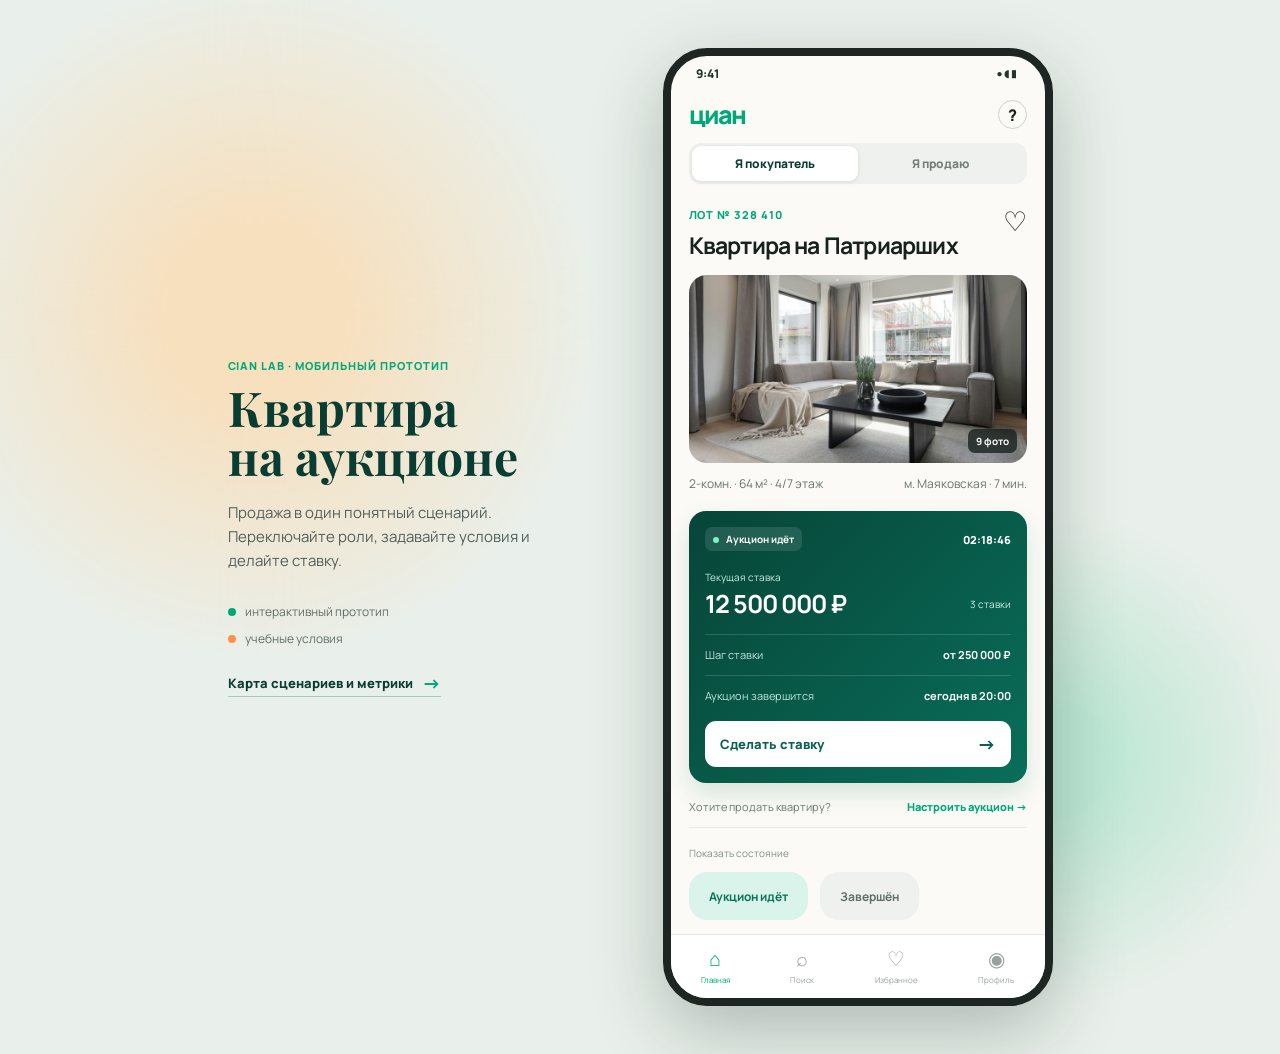
<file: index.html>
<!doctype html>
<html lang="ru">
  <head>
    <meta charset="UTF-8" />
    <meta name="viewport" content="width=device-width, initial-scale=1.0" />
    <title>Циан · Аукцион</title>
    <link rel="preconnect" href="https://fonts.googleapis.com" />
    <link rel="preconnect" href="https://fonts.gstatic.com" crossorigin />
    <link href="https://fonts.googleapis.com/css2?family=Manrope:wght@400;500;600;700;800&family=Playfair+Display:wght@700&display=swap" rel="stylesheet" />
    <link rel="stylesheet" href="styles.css" />
  </head>
  <body>
    <main class="page-shell">
      <section class="intro" aria-label="Описание прототипа">
        <p class="eyebrow">Cian lab · мобильный прототип</p>
        <h1>Квартира<br />на аукционе</h1>
        <p class="intro-copy">Продажа в один понятный сценарий. Переключайте роли, задавайте условия и делайте ставку.</p>
        <div class="legend">
          <span><i class="dot dot-green"></i> интерактивный прототип</span>
          <span><i class="dot dot-orange"></i> учебные условия</span>
        </div>
        <a class="scenario-map-link" href="/map">Карта сценариев и метрики <span>→</span></a>
      </section>

      <section class="phone" aria-label="Прототип приложения Циан">
        <div class="status-bar"><span>9:41</span><span class="status-icons">●◖▮</span></div>
        <header class="app-header">
          <a class="logo" href="#" aria-label="Циан">циан</a>
          <button class="icon-button" id="helpButton" aria-label="Открыть подсказку">?</button>
        </header>

        <div class="role-switch" role="tablist" aria-label="Роль в сценарии">
          <button class="role active" data-role="buyer" role="tab" aria-selected="true">Я покупатель</button>
          <button class="role" data-role="seller" role="tab" aria-selected="false">Я продаю</button>
        </div>

        <div id="toast" class="toast" role="status"></div>

        <section id="buyerView" class="view active" aria-label="Сценарий покупателя">
          <div class="section-heading">
            <div>
              <p class="eyebrow">Лот № 328 410</p>
              <h2>Квартира на Патриарших</h2>
            </div>
            <button class="bookmark" aria-label="Добавить в избранное">♡</button>
          </div>

          <div class="apartment-photo">
            <img class="apartment-photo-image" src="assets/auction-living-room.jpg" alt="Светлая современная гостиная с диваном, столом, окнами и растением" />
            <span class="photo-label">9 фото</span>
          </div>

          <div class="property-row">
            <span>2-комн. · 64 м² · 4/7 этаж</span>
            <span>м. Маяковская · 7 мин.</span>
          </div>

          <section class="auction-card" id="auctionCard">
            <div class="auction-card-top">
              <span class="auction-chip"><i></i> Аукцион идёт</span>
              <span class="time" id="auctionTimer">02:18:46</span>
            </div>
            <p class="caption">Текущая ставка</p>
            <div class="price-line"><strong id="currentPrice">12 500 000 ₽</strong><span>3 ставки</span></div>
            <div class="rule"><span>Шаг ставки</span><b>от 250 000 ₽</b></div>
            <div class="rule"><span>Аукцион завершится</span><b>сегодня в 20:00</b></div>
            <button id="openBid" class="primary">Сделать ставку <span>→</span></button>
          </section>

          <button class="seller-link" id="showSellerFromBuyer">Хотите продать квартиру? <span>Настроить аукцион →</span></button>

          <section class="demo-state" aria-label="Состояние демонстрации">
            <p>Показать состояние</p>
            <div class="demo-controls">
              <button class="state-control active" data-auction-state="open">Аукцион идёт</button>
              <button class="state-control" data-auction-state="closed">Завершён</button>
            </div>
          </section>
        </section>

        <section id="sellerView" class="view" aria-label="Сценарий продавца">
          <div id="sellerForm" class="seller-step active">
            <div class="section-heading seller-title"><div><p class="eyebrow">Продажа квартиры</p><h2>Создадим аукцион</h2></div></div>
            <div class="steps" aria-label="Шаг 1 из 2"><span class="on"></span><span></span><small>1 из 2</small></div>
            <div class="seller-property"><div class="mini-photo" role="img" aria-label="Светлая современная гостиная с диваном, столом, окнами и растением"></div><div><b>2-комн. на Патриарших</b><p>64 м² · 4 этаж</p></div><button class="plain-button">Изменить</button></div>
            <form id="auctionForm">
              <label>Стартовая цена<input id="startPrice" inputmode="numeric" value="12 000 000" /><span>₽</span></label>
              <label>Минимальный шаг<input id="bidStep" inputmode="numeric" value="250 000" /><span>₽</span></label>
              <label>Закончить аукцион<select id="finishTime"><option>Сегодня, 20:00</option><option>Завтра, 12:00</option><option>Завтра, 20:00</option></select></label>
              <p class="form-note">После первой ставки условия нельзя будет изменить.</p>
              <button class="primary" type="submit">Проверить условия <span>→</span></button>
            </form>
          </div>

          <div id="sellerReview" class="seller-step">
            <button class="back-button" id="backToForm">←&nbsp; Назад</button>
            <div class="section-heading seller-title"><div><p class="eyebrow">Почти готово</p><h2>Проверьте условия</h2></div></div>
            <div class="steps" aria-label="Шаг 2 из 2"><span class="on"></span><span class="on"></span><small>2 из 2</small></div>
            <section class="review-card"><p class="review-address">2-комн. квартира<br/><b>ул. Спиридоновка, 21</b></p><hr/><div><span>Стартовая цена</span><b id="reviewPrice">12 000 000 ₽</b></div><div><span>Минимальный шаг</span><b id="reviewStep">250 000 ₽</b></div><div><span>Завершение</span><b id="reviewTime">Сегодня, 20:00</b></div></section>
            <div class="info-callout"><span>i</span><p>Объявление появится в поиске сразу после публикации.</p></div>
            <button class="primary" id="publishAuction">Опубликовать аукцион <span>→</span></button>
          </div>

          <div id="sellerPublished" class="seller-step published">
            <div class="published-icon" aria-label="Празднуем публикацию">🎉</div><p class="eyebrow">Аукцион опубликован</p><h2>Покупатели уже могут делать ставки</h2><p class="muted">Мы отправим уведомление, когда появится первая ставка.</p>
            <section class="live-stat"><span>Текущая ставка</span><b>12 500 000 ₽</b><small>3 ставки · завершится сегодня в 20:00</small></section>
            <button class="primary" id="goToBuyer">Посмотреть объявление <span>→</span></button>
            <button class="secondary" id="newAuction">Создать ещё один аукцион</button>
          </div>
        </section>

        <nav class="bottom-nav" aria-label="Основная навигация"><a href="#" class="active">⌂<small>Главная</small></a><a href="#">⌕<small>Поиск</small></a><a href="#">♡<small>Избранное</small></a><a href="#">◉<small>Профиль</small></a></nav>

        <div id="bidSheet" class="sheet-overlay" aria-hidden="true">
          <section class="sheet" role="dialog" aria-modal="true" aria-labelledby="bidTitle">
            <div class="drag-handle"></div>
            <button class="close-sheet" id="closeBid" aria-label="Закрыть">×</button>
            <p class="eyebrow">Ваша ставка</p><h2 id="bidTitle">Предложите цену</h2><p class="sheet-copy">Минимальная ставка — <b>12 750 000 ₽</b></p>
            <label class="bid-input">₽<input id="bidValue" inputmode="numeric" value="12 750 000" aria-label="Сумма ставки" /></label>
            <p id="bidError" class="input-error">Минимальная ставка — 12 750 000 ₽</p>
            <div class="quick-bids"><button data-bid="12750000">12,75 млн</button><button data-bid="13000000">13 млн</button><button data-bid="13500000">13,5 млн</button></div>
            <button id="placeBid" class="primary">Подтвердить ставку <span>→</span></button>
            <button id="triggerError" class="text-button">Показать ошибку ответа</button>
          </section>
        </div>

        <div id="waitingSheet" class="sheet-overlay" aria-hidden="true"><section class="sheet status-sheet" role="dialog" aria-modal="true"><div class="loader"></div><h2>Проверяем ставку</h2><p>Это займёт несколько секунд. Не закрывайте приложение.</p></section></div>
        <div id="resultSheet" class="sheet-overlay" aria-hidden="true"><section class="sheet status-sheet" role="dialog" aria-modal="true"><div id="resultIcon" class="result-icon" aria-label="Ставка принята">🎉</div><p class="eyebrow" id="resultEyebrow">Ставка принята</p><h2 id="resultTitle">Вы лидируете</h2><p id="resultCopy">Ваша ставка 12 750 000 ₽ сейчас самая высокая.</p><button id="resultAction" class="primary">Понятно</button></section></div>
        <div id="helpSheet" class="sheet-overlay" aria-hidden="true"><section class="sheet help-sheet" role="dialog" aria-modal="true"><button class="close-sheet" id="closeHelp" aria-label="Закрыть">×</button><p class="eyebrow">Как смотреть прототип</p><h2>Две роли — один аукцион</h2><ol><li>В роли продавца задайте условия и опубликуйте лот.</li><li>Вернитесь к покупателю и предложите цену.</li><li>Сумма ниже 12,75 млн покажет валидацию. Кнопка «Показать ошибку» — сбой сервиса.</li><li>Внизу карточки можно завершить аукцион.</li></ol></section></div>
      </section>
    </main>
    <script src="app.js?v=20261123-2"></script>
  </body>
</html>
</file>
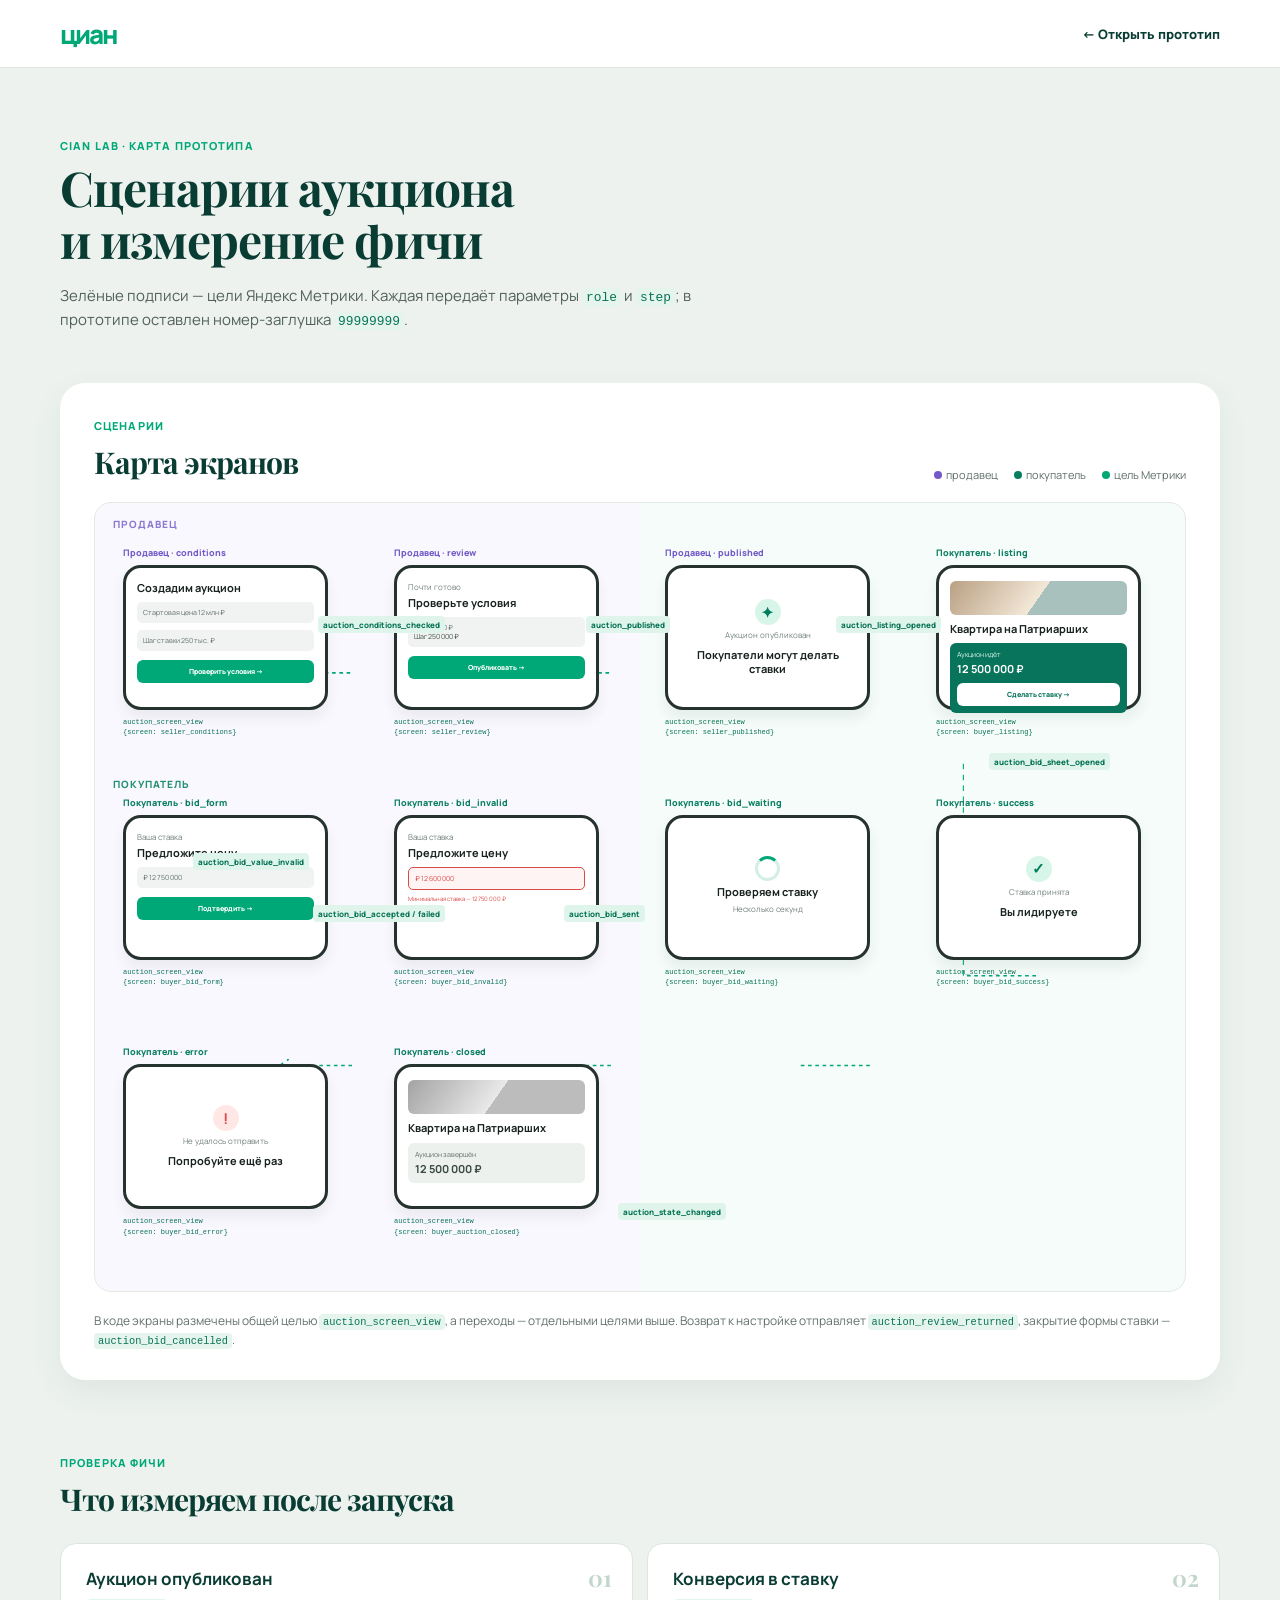
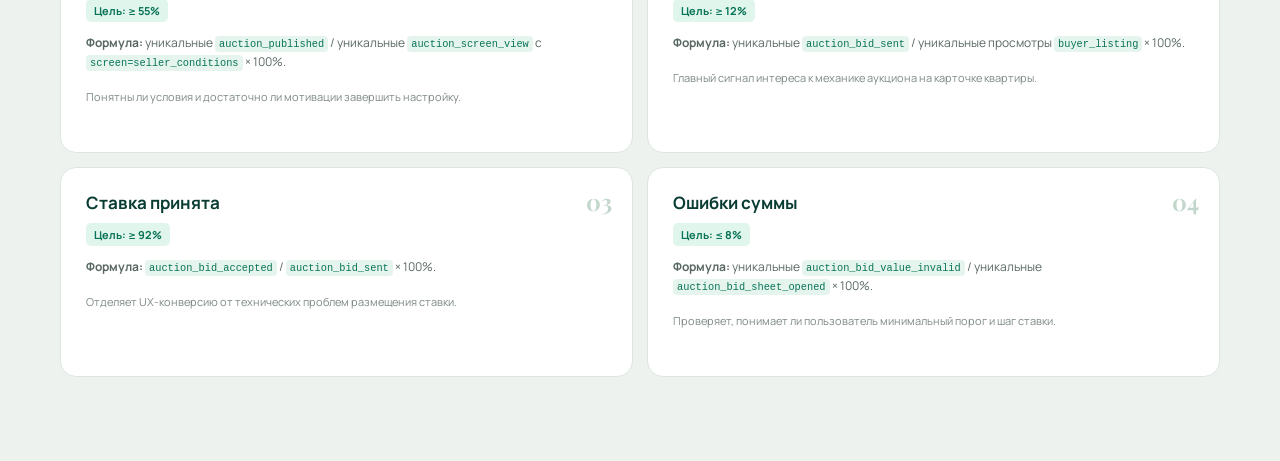
<file: map/index.html>
<!doctype html>
<html lang="ru">
  <head>
    <meta charset="UTF-8" />
    <meta name="viewport" content="width=device-width, initial-scale=1.0" />
    <title>Циан · Карта сценариев аукциона</title>
    <link rel="preconnect" href="https://fonts.googleapis.com" />
    <link rel="preconnect" href="https://fonts.gstatic.com" crossorigin />
    <link href="https://fonts.googleapis.com/css2?family=Manrope:wght@400;600;700;800&family=Playfair+Display:wght@700&display=swap" rel="stylesheet" />
    <link rel="stylesheet" href="styles.css" />
  </head>
  <body>
    <header><a class="brand" href="/">циан</a><a class="back" href="/">← Открыть прототип</a></header>
    <main>
      <section class="hero"><p class="eyebrow">Cian lab · карта прототипа</p><h1>Сценарии аукциона<br>и измерение фичи</h1><p>Зелёные подписи — цели Яндекс Метрики. Каждая передаёт параметры <code>role</code> и <code>step</code>; в прототипе оставлен номер-заглушка <code>99999999</code>.</p></section>
      <section class="map-block"><div class="title-row"><div><p class="eyebrow">Сценарии</p><h2>Карта экранов</h2></div><div class="legend"><span><i class="seller-dot"></i>продавец</span><span><i class="buyer-dot"></i>покупатель</span><span><i class="event-dot"></i>цель Метрики</span></div></div>
        <div class="journey">
          <div class="lane seller-lane"><span>Продавец</span></div><div class="lane buyer-lane"><span>Покупатель</span></div>
          <svg class="arrows" viewBox="0 0 1200 580" preserveAspectRatio="none" aria-hidden="true"><defs><marker id="a" markerWidth="8" markerHeight="8" refX="7" refY="4" orient="auto"><path d="M0 0L8 4L0 8" fill="none" stroke="#00a878" stroke-width="1.5"/></marker></defs><path d="M205 125H283M490 125H568M775 125H853M956 192V348H1040M853 414H775M568 414H490M283 414H205" marker-end="url(#a)"/></svg>
          <article class="screen seller"><span class="role">Продавец · conditions</span><div class="phone"><b>Создадим аукцион</b><div class="field">Стартовая цена 12 млн ₽</div><div class="field">Шаг ставки 250 тыс. ₽</div><button>Проверить условия →</button></div><code>auction_screen_view<br>{screen: seller_conditions}</code></article>
          <article class="screen seller"><span class="role">Продавец · review</span><div class="phone"><p>Почти готово</p><b>Проверьте условия</b><div class="card">12 000 000 ₽<br><em>Шаг 250 000 ₽</em></div><button>Опубликовать →</button></div><code>auction_screen_view<br>{screen: seller_review}</code></article>
          <article class="screen seller"><span class="role">Продавец · published</span><div class="phone center"><strong>✦</strong><p>Аукцион опубликован</p><b>Покупатели могут делать ставки</b></div><code>auction_screen_view<br>{screen: seller_published}</code></article>
          <article class="screen buyer"><span class="role">Покупатель · listing</span><div class="phone"><div class="photo"></div><b>Квартира на Патриарших</b><div class="auction">Аукцион идёт<strong>12 500 000 ₽</strong><button>Сделать ставку →</button></div></div><code>auction_screen_view<br>{screen: buyer_listing}</code></article>
          <article class="screen buyer"><span class="role">Покупатель · bid_form</span><div class="phone"><p>Ваша ставка</p><b>Предложите цену</b><div class="field">₽ 12 750 000</div><button>Подтвердить →</button></div><code>auction_screen_view<br>{screen: buyer_bid_form}</code></article>
          <article class="screen buyer"><span class="role">Покупатель · bid_invalid</span><div class="phone"><p>Ваша ставка</p><b>Предложите цену</b><div class="field invalid">₽ 12 600 000</div><small>Минимальная ставка — 12 750 000 ₽</small></div><code>auction_screen_view<br>{screen: buyer_bid_invalid}</code></article>
          <article class="screen buyer"><span class="role">Покупатель · bid_waiting</span><div class="phone center"><i class="loader"></i><b>Проверяем ставку</b><p>Несколько секунд</p></div><code>auction_screen_view<br>{screen: buyer_bid_waiting}</code></article>
          <article class="screen buyer"><span class="role">Покупатель · success</span><div class="phone center"><strong>✓</strong><p>Ставка принята</p><b>Вы лидируете</b></div><code>auction_screen_view<br>{screen: buyer_bid_success}</code></article>
          <article class="screen buyer"><span class="role">Покупатель · error</span><div class="phone center error"><strong>!</strong><p>Не удалось отправить</p><b>Попробуйте ещё раз</b></div><code>auction_screen_view<br>{screen: buyer_bid_error}</code></article>
          <article class="screen buyer"><span class="role">Покупатель · closed</span><div class="phone"><div class="photo dim"></div><b>Квартира на Патриарших</b><div class="auction closed">Аукцион завершён<strong>12 500 000 ₽</strong></div></div><code>auction_screen_view<br>{screen: buyer_auction_closed}</code></article>
          <span class="event e1">auction_conditions_checked</span><span class="event e2">auction_published</span><span class="event e3">auction_listing_opened</span><span class="event e4">auction_bid_sheet_opened</span><span class="event e5">auction_bid_sent</span><span class="event e6">auction_bid_accepted / failed</span><span class="event e7">auction_state_changed</span><span class="event e8">auction_bid_value_invalid</span>
        </div>
        <p class="note">В коде экраны размечены общей целью <code>auction_screen_view</code>, а переходы — отдельными целями выше. Возврат к настройке отправляет <code>auction_review_returned</code>, закрытие формы ставки — <code>auction_bid_cancelled</code>.</p>
      </section>
      <section class="metrics"><p class="eyebrow">Проверка фичи</p><h2>Что измеряем после запуска</h2><div class="metric-grid">
        <article><span>01</span><h3>Аукцион опубликован</h3><b>Цель: ≥ 55%</b><p><strong>Формула:</strong> уникальные <code>auction_published</code> / уникальные <code>auction_screen_view</code> с <code>screen=seller_conditions</code> × 100%.</p><small>Понятны ли условия и достаточно ли мотивации завершить настройку.</small></article>
        <article><span>02</span><h3>Конверсия в ставку</h3><b>Цель: ≥ 12%</b><p><strong>Формула:</strong> уникальные <code>auction_bid_sent</code> / уникальные просмотры <code>buyer_listing</code> × 100%.</p><small>Главный сигнал интереса к механике аукциона на карточке квартиры.</small></article>
        <article><span>03</span><h3>Ставка принята</h3><b>Цель: ≥ 92%</b><p><strong>Формула:</strong> <code>auction_bid_accepted</code> / <code>auction_bid_sent</code> × 100%.</p><small>Отделяет UX-конверсию от технических проблем размещения ставки.</small></article>
        <article><span>04</span><h3>Ошибки суммы</h3><b>Цель: ≤ 8%</b><p><strong>Формула:</strong> уникальные <code>auction_bid_value_invalid</code> / уникальные <code>auction_bid_sheet_opened</code> × 100%.</p><small>Проверяет, понимает ли пользователь минимальный порог и шаг ставки.</small></article>
      </div></section>
    </main>
  </body>
</html>
</file>
<file: styles.css>
:root { --green:#00a878; --deep:#093c33; --ink:#17221f; --muted:#78837f; --paper:#fbfaf7; --line:#e7e9e5; --orange:#ff8f46; --red:#d94b48; }
* { box-sizing:border-box; }
body { margin:0; background:#e9efea; color:var(--ink); font-family:Manrope, Arial, sans-serif; }
button,input,select { font:inherit; } button { cursor:pointer; border:0; } .page-shell { min-height:100vh; display:flex; align-items:center; justify-content:center; gap:110px; padding:48px 28px; background:radial-gradient(circle at 20% 30%,#f7e0be 0 7%,transparent 27%),radial-gradient(circle at 82% 72%,#bde7d5 0 4%,transparent 19%),#e9efea; }
.intro { width:325px; } .eyebrow { color:var(--green); text-transform:uppercase; letter-spacing:.09em; font-size:11px; font-weight:800; margin:0 0 10px; } .intro h1 { font:700 48px/1.02 "Playfair Display", Georgia, serif; margin:0 0 20px; color:var(--deep); } .intro-copy { color:#52605b; font-size:15px; line-height:1.6; margin:0; } .legend { display:grid; gap:10px; margin-top:30px; color:#607069; font-size:12px; } .dot { width:8px; height:8px; display:inline-block; border-radius:50%; margin-right:7px; } .dot-green{background:var(--green)} .dot-orange{background:var(--orange)}
.phone { position:relative; width:390px; min-height:820px; overflow:hidden; background:var(--paper); border:8px solid #1d2623; border-radius:44px; box-shadow:0 25px 70px #40564c55; padding:0 18px 78px; } .status-bar { display:flex; height:34px; align-items:center; justify-content:space-between; padding:0 7px; color:#26332e; font-size:12px; font-weight:800; }.status-icons { letter-spacing:2px; font-size:10px; }
.app-header { height:49px; display:flex; align-items:center; justify-content:space-between; }.logo { color:var(--green); text-decoration:none; font-size:25px; font-weight:800; letter-spacing:-2px; }.icon-button,.bookmark,.plain-button,.back-button,.text-button { background:transparent; color:var(--ink); }.icon-button { width:29px;height:29px; border:1px solid #cad3cd; border-radius:50%; font-weight:800; }.role-switch { display:flex; background:#eef1ed; border-radius:12px; padding:3px; margin:4px 0 23px; }.role { flex:1; padding:9px 4px; border-radius:9px; background:transparent; color:#748079; font-size:12px; font-weight:800; }.role.active { background:#fff; color:var(--deep); box-shadow:0 1px 4px #16352c1a; }
.view,.seller-step { display:none; }.view.active,.seller-step.active { display:block; }.section-heading { display:flex; justify-content:space-between; gap:15px; align-items:flex-start; }.section-heading h2,.sheet h2,.published h2 { font-size:23px; line-height:1.15; letter-spacing:-.8px; margin:0; }.bookmark { font-size:27px; padding:0; line-height:1; }.apartment-photo { height:188px; margin:17px 0 12px; overflow:hidden; position:relative; border-radius:18px; background:linear-gradient(110deg,#d1b596 0 39%,#f3e8d4 39% 70%,#dbd0bb 70%); }.window{position:absolute;background:linear-gradient(150deg,#b2d5db,#f6f0d9);width:115px;height:112px;right:27px;top:20px;border:8px solid #f8f6ee;box-shadow:inset 4px 0 #b8d0d0}.sun{position:absolute;width:30px;height:30px;border-radius:50%;background:#ffdf85;right:58px;top:43px}.sofa{position:absolute;bottom:-4px;left:45px;width:203px;height:55px;background:#9e8c77;border-radius:45px 45px 3px 3px;box-shadow:20px 21px 0 -9px #65584c}.table{position:absolute;bottom:22px;right:38px;width:91px;height:21px;border-radius:50%;background:#e6d2b4;box-shadow:0 25px #71685c}.plant{position:absolute;left:18px;bottom:8px;color:#1c745c;font-size:86px;line-height:.4;transform:rotate(-8deg)}.photo-label{position:absolute;right:10px;bottom:10px;z-index:2;background:#17221fc9;color:white;padding:5px 8px;border-radius:7px;font-size:10px;font-weight:700}.property-row { display:flex; justify-content:space-between; font-size:10px; color:#68746f; line-height:1.5; }.property-row span:last-child{text-align:right}
.auction-card { margin-top:18px; padding:16px; border-radius:17px; color:#fff; background:linear-gradient(135deg,#074538,#096e59); box-shadow:0 11px 24px #00664725; }.auction-card-top,.price-line,.rule { display:flex; justify-content:space-between; align-items:center; }.auction-chip{padding:5px 8px;border-radius:7px;background:#ffffff1c;font-size:10px;font-weight:700}.auction-chip i{display:inline-block;width:6px;height:6px;background:#7ef2c8;border-radius:50%;margin-right:5px}.time{font-size:11px;font-weight:800}.caption{margin:19px 0 2px;color:#c8eee4;font-size:10px}.price-line strong { font-size:25px; letter-spacing:-1px; }.price-line span{font-size:10px;color:#c8eee4}.rule{margin-top:13px;padding-top:12px;border-top:1px solid #ffffff26;font-size:11px}.rule span{color:#bce6dc}.primary { width:100%; border-radius:11px; background:var(--green); color:#fff; padding:14px 15px; margin-top:17px; font-size:13px; text-align:left; font-weight:800; display:flex; align-items:center; justify-content:space-between; }.auction-card .primary { background:#fff;color:#09614f;margin-top:18px; }.primary span{font-size:19px;line-height:10px}.seller-link { width:100%; margin:16px 0 13px; padding:0; color:#6d7873; background:transparent; text-align:left; font-size:11px; }.seller-link span{float:right;color:var(--green);font-weight:800}.demo-state { padding-top:13px; border-top:1px solid var(--line); }.demo-state p{font-size:10px;color:#81908a;margin:0 0 8px}.demo-controls{display:flex;gap:8px}.state-control{padding:7px 10px;border-radius:18px;background:#eef1ed;color:#607069;font-size:10px;font-weight:700}.state-control.active{background:#dbf4eb;color:#087356}
.seller-title{margin-top:7px}.steps { display:flex;align-items:center;gap:5px;margin:19px 0 17px }.steps span {height:4px;flex:1;border-radius:4px;background:#dfe4df}.steps span.on{background:var(--green)}.steps small{font-size:10px;color:#829089;margin-left:5px}.seller-property{display:flex;align-items:center;gap:10px;padding:10px 0 17px;border-bottom:1px solid var(--line);font-size:11px}.seller-property p{margin:3px 0 0;color:#78837f;font-size:10px}.mini-photo{width:45px;height:45px;border-radius:8px;background:linear-gradient(140deg,#bea78b,#f3ead8 52%,#91b1b3 52%)}.plain-button{color:var(--green);font-size:10px;font-weight:800;margin-left:auto;padding:4px}.seller-step form{padding-top:17px}.seller-step label{position:relative;display:block;margin-bottom:14px;color:#637069;font-size:10px;font-weight:700}.seller-step input,.seller-step select{width:100%;margin-top:5px;border:1px solid #d9dfda;border-radius:10px;background:#fff;padding:13px 35px 13px 12px;color:var(--ink);font-size:13px;font-weight:800;outline-color:var(--green)}.seller-step label>span{position:absolute;right:13px;bottom:13px;color:#7a8680;font-weight:800}.seller-step select{appearance:none;background-image:linear-gradient(45deg,transparent 50%,#65726c 50%),linear-gradient(135deg,#65726c 50%,transparent 50%);background-position:calc(100% - 16px) 19px,calc(100% - 11px) 19px;background-size:5px 5px,5px 5px;background-repeat:no-repeat}.form-note{font-size:10px;line-height:1.5;color:#85918c;margin:1px 0 5px}.back-button{padding:3px 0;margin:2px 0 18px;color:#637069;font-size:12px}.review-card{border:1px solid #e1e6e2;border-radius:14px;padding:15px;background:#fff;margin:2px 0 13px}.review-address{font-size:12px;line-height:1.6;margin:0}.review-card hr{border:0;border-top:1px solid var(--line);margin:13px 0}.review-card div{display:flex;justify-content:space-between;font-size:11px;margin-top:12px}.review-card span{color:#78837f}.info-callout{display:flex;gap:9px;padding:10px;background:#e9f7f2;border-radius:10px;color:#3c6257;font-size:10px;line-height:1.45}.info-callout span{width:15px;height:15px;flex:none;display:grid;place-items:center;border-radius:50%;background:#a8dec9;font-weight:800}.info-callout p{margin:0}.published{text-align:center;padding-top:65px}.published-icon,.result-icon{width:52px;height:52px;margin:0 auto 17px;border-radius:50%;background:#cdf3e5;color:#007e5c;display:grid;place-items:center;font-size:25px;font-weight:800}.published .muted{font-size:12px;line-height:1.5;color:#77847f;margin:11px 15px 20px}.live-stat{text-align:left;background:#eef7f2;border-radius:13px;padding:15px;display:grid;gap:5px;font-size:11px;color:#65736d}.live-stat b{font-size:20px;color:var(--deep)}.live-stat small{color:#82908a}.secondary{margin-top:10px;width:100%;padding:12px;border-radius:11px;color:var(--green);background:#e9f7f2;font-size:12px;font-weight:800}
.bottom-nav{position:absolute;bottom:0;left:0;right:0;height:64px;border-top:1px solid #e5eae5;background:#fff;display:flex;justify-content:space-around}.bottom-nav a{color:#98a19d;text-decoration:none;padding-top:10px;font-size:20px;text-align:center}.bottom-nav a.active{color:var(--green)}.bottom-nav small{display:block;font-size:8px;margin-top:2px}.sheet-overlay{position:absolute;z-index:20;inset:0;background:#17231e88;display:flex;align-items:flex-end;opacity:0;pointer-events:none;transition:.2s}.sheet-overlay.open{opacity:1;pointer-events:auto}.sheet{width:100%;position:relative;background:#fff;border-radius:23px 23px 0 0;padding:13px 20px 25px;transform:translateY(30px);transition:.25s}.sheet-overlay.open .sheet{transform:translateY(0)}.drag-handle{width:34px;height:4px;border-radius:3px;background:#d9dfdc;margin:0 auto 17px}.close-sheet{position:absolute;right:18px;top:17px;background:#f0f3f0;color:#68756f;width:26px;height:26px;border-radius:50%;font-size:20px;line-height:20px}.sheet-copy{color:#65736d;font-size:12px;margin:8px 0 15px}.bid-input{display:flex;align-items:center;gap:7px;border:1px solid #cdd7d1;border-radius:11px;padding:0 12px;color:#718078;font-weight:800}.bid-input input{width:100%;border:0;outline:0;padding:13px 0;color:var(--ink);font-size:17px;font-weight:800}.input-error{display:none;color:var(--red);font-size:10px;margin:6px 2px}.input-error.show{display:block}.bid-input.invalid{border-color:var(--red);background:#fff8f8}.quick-bids{display:flex;gap:7px;margin-top:10px}.quick-bids button{padding:7px 8px;background:#edf2ef;border-radius:7px;color:#527066;font-size:10px;font-weight:700}.text-button{display:block;margin:13px auto 0;color:#85918c;font-size:10px;text-decoration:underline}.status-sheet{text-align:center;padding:43px 30px 35px}.status-sheet h2{margin:0 0 9px}.status-sheet p:not(.eyebrow){margin:0;color:#718079;font-size:12px;line-height:1.5}.loader{width:39px;height:39px;border:4px solid #d3efe5;border-top-color:var(--green);border-radius:50%;margin:0 auto 18px;animation:spin 1s linear infinite}@keyframes spin{to{transform:rotate(360deg)}}.result-icon.error{background:#ffe5e4;color:var(--red)}.help-sheet{padding:30px 22px 28px}.help-sheet ol{padding-left:19px;color:#53625c;font-size:12px;line-height:1.55}.help-sheet li+li{margin-top:9px}.toast{position:absolute;z-index:40;left:28px;right:28px;top:95px;padding:10px 12px;opacity:0;transform:translateY(-8px);pointer-events:none;border-radius:10px;background:#153f35;color:white;font-size:11px;text-align:center;transition:.2s}.toast.show{opacity:1;transform:translateY(0)}
.auction-card.closed{background:#eef1ee;color:var(--ink);box-shadow:none}.auction-card.closed .auction-chip{background:#dce3df;color:#5e6c66}.auction-card.closed .auction-chip i{background:#83908a}.auction-card.closed .caption,.auction-card.closed .price-line span,.auction-card.closed .rule span{color:#728078}.auction-card.closed .rule{border-color:#dce3df}.auction-card.closed .primary{background:#d9dfdb;color:#87918d;pointer-events:none}.auction-card.closed .time{color:#66756e}.auction-card.closed .price-line strong{color:#3a4943}
@media (max-width:760px){.page-shell{padding:0;min-height:100svh;background:var(--paper)}.intro{display:none}.phone{width:100%;min-height:100svh;border:0;border-radius:0;box-shadow:none;max-width:480px}.sheet-overlay{position:fixed;max-width:480px;left:50%;transform:translateX(-50%)} }

/* Feedback refinements */
.property-row { font-size:12px; }
.published-icon { font-size:28px; background:#eaf8f1; }
#bidSheet { background:transparent; }
.apartment-photo-image { display:block; width:100%; height:100%; object-fit:cover; }
.mini-photo { background-image:url("assets/auction-living-room.jpg"); background-size:cover; background-position:center; }
.demo-state { padding-top:18px; }
.demo-state p { margin-bottom:12px; }
.demo-controls { gap:12px; }
.state-control { min-height:48px; padding:11px 20px; font-size:12px; }
#resultSheet { background:transparent; }
.result-icon { font-size:28px; background:#eaf8f1; }

.scenario-map-link { display:inline-flex; align-items:center; gap:9px; margin-top:27px; color:var(--deep); font-size:13px; font-weight:800; text-decoration:none; border-bottom:1px solid #a8c9bc; padding-bottom:4px; }
.scenario-map-link span { font-size:19px; line-height:12px; color:var(--green); }
</file>
<file: map/styles.css>
:root{--g:#00a878;--d:#093c33;--s:#735ac8;--b:#087e61;--ink:#17221f}*{box-sizing:border-box}body{margin:0;background:#edf2ee;color:var(--ink);font-family:Manrope,Arial,sans-serif}header{height:68px;padding:0 max(24px,calc((100% - 1160px)/2));display:flex;align-items:center;justify-content:space-between;background:#fff;border-bottom:1px solid #dfe6e1}.brand{color:var(--g);font-size:26px;font-weight:800;letter-spacing:-2px;text-decoration:none}.back{color:var(--d);font-size:13px;font-weight:800;text-decoration:none}main{max-width:1160px;margin:auto}.hero{padding:70px 0 50px}.eyebrow{margin:0 0 9px;color:var(--g);font-size:11px;font-weight:800;letter-spacing:.1em;text-transform:uppercase}h1,h2{margin:0;color:var(--d);font-family:"Playfair Display",Georgia,serif;letter-spacing:-1px}h1{font-size:48px;line-height:1.08;margin-bottom:18px}.hero>p:last-child{max-width:670px;margin:0;color:#51615a;font-size:15px;line-height:1.65}code{padding:2px 4px;border-radius:4px;background:#e5f5ee;color:#087356;font-family:ui-monospace,monospace;font-size:.86em}.map-block{padding:35px 34px 30px;border-radius:25px;background:#fff;box-shadow:0 12px 32px #31534412}.title-row{display:flex;justify-content:space-between;align-items:end;margin-bottom:20px}.title-row h2,.metrics h2{font-size:30px}.legend{display:flex;gap:16px;color:#607069;font-size:11px}.legend i{display:inline-block;width:8px;height:8px;border-radius:50%;margin-right:4px}.seller-dot{background:var(--s)}.buyer-dot{background:var(--b)}.event-dot{background:var(--g)}.journey{position:relative;height:790px;display:grid;grid-template-columns:repeat(4,1fr);grid-template-rows:repeat(3,1fr);gap:30px 50px;padding:43px 28px 26px;overflow:hidden;border:1px solid #e3eae5;border-radius:17px;background:linear-gradient(90deg,#faf8ff 0 50%,#f5fcf9 50%)}.lane{position:absolute;left:18px;font-size:10px;font-weight:800;letter-spacing:.1em;text-transform:uppercase}.seller-lane{top:14px;color:#8b78d3}.buyer-lane{top:274px;color:#249072}.arrows{position:absolute;inset:0;width:100%;height:100%;z-index:0}.arrows path{fill:none;stroke:var(--g);stroke-width:1.2;stroke-dasharray:4 4}.screen{z-index:1;max-width:205px}.role{display:block;margin-bottom:6px;font-size:9px;font-weight:800}.seller .role{color:var(--s)}.buyer .role{color:var(--b)}.phone{height:145px;padding:13px 11px;border:3px solid #26322e;border-radius:18px;background:#fff;box-shadow:0 8px 13px #24463713;font-size:9px}.phone p{margin:0 0 4px;color:#718079;font-size:8px}.phone b{display:block;font-size:11px;line-height:1.28}.phone>strong{width:26px;height:26px;margin:auto;display:grid;place-items:center;border-radius:50%;background:#d8f5e9;color:#007e5c;font-size:15px}.field,.card{margin-top:7px;padding:6px;border-radius:5px;background:#f0f3f1;color:#617069;font-size:7px}.invalid{border:1px solid #d94b48;background:#fff4f4;color:#d94b48}.phone small{display:block;margin-top:5px;color:#d94b48;font-size:6px}.card em{font-style:normal;color:#405048}.phone button{display:block;width:100%;margin-top:9px;padding:7px;border:0;border-radius:6px;background:var(--g);color:#fff;font:800 7px Manrope}.center{display:grid;place-content:center;text-align:center;gap:4px}.photo{height:34px;margin-bottom:7px;border-radius:6px;background:linear-gradient(125deg,#b9a083,#f3e8d8 50%,#a9c1bc 50%)}.auction{margin-top:7px;padding:7px;border-radius:6px;background:#08745b;color:#dbf4eb;font-size:7px}.auction strong{display:block;margin-top:2px;color:#fff;font-size:11px}.auction button{margin-top:7px;background:#fff;color:#08745b}.closed{background:#edf1ee;color:#64726b}.closed strong{color:#394943}.dim{filter:grayscale(1)}.loader{width:25px;height:25px;margin:auto;border:3px solid #d3efe5;border-top-color:var(--g);border-radius:50%;animation:spin 1s linear infinite}@keyframes spin{to{transform:rotate(360deg)}}.error>strong{background:#ffe7e6;color:#d94b48}.screen code{display:block;margin-top:7px;padding:0;background:none;color:#087356;font-size:7px;line-height:1.45}.event{position:absolute;z-index:3;padding:3px 5px;border-radius:4px;background:#dff5eb;color:#087356;font-size:8px;font-weight:800}.e1{top:113px;left:20.5%}.e2{top:113px;left:45%}.e3{top:113px;left:68%}.e4{top:250px;left:82%}.e5{top:402px;left:43%}.e6{top:402px;left:20%}.e7{top:700px;left:48%}.e8{top:350px;left:9%}.note{margin:20px 0 0;color:#63716b;font-size:12px;line-height:1.55}.metrics{padding:75px 0 85px}.metric-grid{display:grid;grid-template-columns:repeat(2,1fr);gap:14px;margin-top:24px}.metric-grid article{position:relative;min-height:210px;padding:23px 25px 18px;border:1px solid #dce6df;border-radius:16px;background:#fff}.metric-grid article>span{position:absolute;right:20px;top:18px;color:#c2d6cc;font:700 23px "Playfair Display",Georgia,serif}.metric-grid h3{margin:0 0 8px;color:var(--d);font-size:17px}.metric-grid article>b{display:inline-block;padding:4px 8px;border-radius:5px;background:#e0f5eb;color:#087356;font-size:11px}.metric-grid p{color:#596861;font-size:12px;line-height:1.55}.metric-grid small{color:#7c8984;font-size:11px;line-height:1.45}@media(max-width:850px){header,main{padding-left:20px;padding-right:20px}.hero{padding:48px 0 35px}.journey{height:auto;grid-template-columns:repeat(2,205px);justify-content:center;padding-top:45px}.arrows,.event{display:none}.lane{display:none}.metric-grid{grid-template-columns:1fr}}@media(max-width:520px){header{height:58px;padding:0 16px}.back{font-size:11px}main{padding:0}.hero{padding:38px 20px 30px}h1{font-size:33px}.map-block{padding:28px 16px;border-radius:0}.title-row{display:block}.legend{margin-top:17px;flex-wrap:wrap}.journey{grid-template-columns:205px}.metrics{padding:52px 16px}.title-row h2,.metrics h2{font-size:27px}}
</file>
